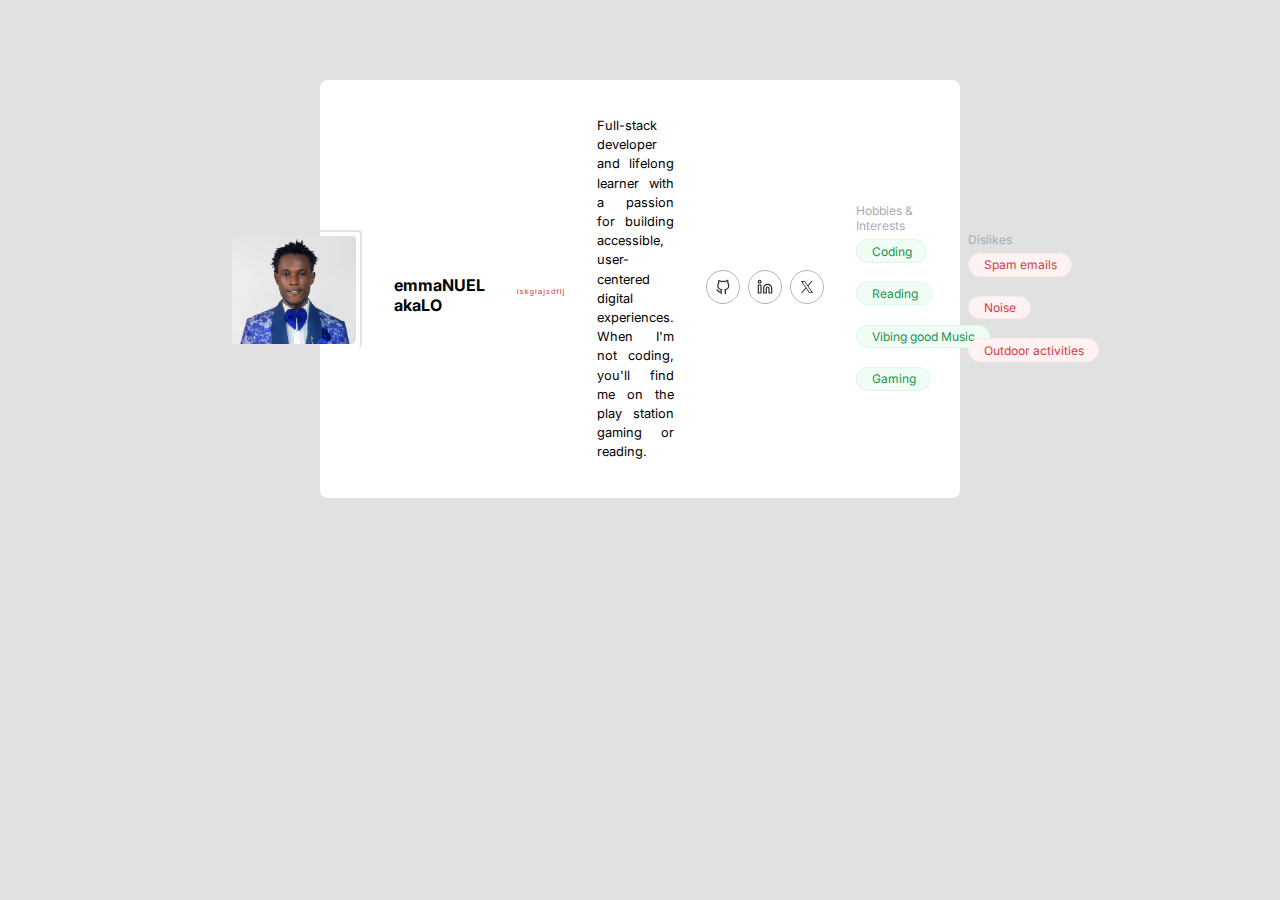
<file: profile-card-t0/index.html>
<!DOCTYPE html>
<html lang="en">
  <head>
    <meta charset="UTF-8" />
    <meta name="viewport" content="width=device-width, initial-scale=1.0" />
    <link rel="stylesheet" href="./style.css" />
    <link href="https://fonts.googleapis.com/css2?family=Inter:wght@400;500;600&display=swap" rel="stylesheet">

    <script src="./script.js" defer></script>
    <title>profile-card</title>
  </head>
  <body>
    <article data-testid="test-profile-card">
      <figure class="img-container">
        <img
          data-testid="test-user-avatar"
          src="./images/me-cropped.jpg"
          alt="nuelo headshot passport"
        />
      </figure>
      <h2 data-testid="test-user-name">emmaNUEL akaLO</h2>
      <p data-testid="test-user-time">lskglajsdflj</p>
      <p data-testid="test-user-bio">
        Full-stack developer and lifelong learner with a passion for building
        accessible, user-centered digital experiences. When I'm not coding,
        you'll find me on the play station gaming or reading.
      </p>
      

      <ul data-testid="test-user-social-links">
        <li>
          <a
            data-testid="test-user-social-github"
            href="https://github.com/NueloSE"
            target="_blank"
            >
            <img class="icons" src="./images/github.svg" alt="">
            </a
          >
        </li>
        <li>
          <a
            data-testid="test-user-social-linkedin"
            href="https://www.linkedin.com/in/emmanuel-akalo/"
            target="_blank"
            ><img class="icons" src="./images/linkedin.svg" alt=""></a
          >
        </li>
        <li>
          <a
            data-testid="test-user-social-twitter"
            href="https://x.com/isNuelo"
            target="_blank"
            ><img class="icons" src="./images/x.png" alt=""></a
          >
        </li>
      </ul>
      <section data-testid="test-user-hobbies">
        <p class="section-title">Hobbies & Interests</p>
        <ul>
            <li>Coding</li>
            <li>Reading</li>
            <li>Vibing good Music</li>
            <li>Gaming</li>
        </ul>
      </section>
      <section data-testid="test-user-dislikes">
        <p class="section-title">Dislikes</p>
        <ul>
          <li>Spam emails</li>
          <li>Noise</li>
          <li>Outdoor activities</li>
        </ul>
      </section>
    </article>
  </body>
</html>
</file>
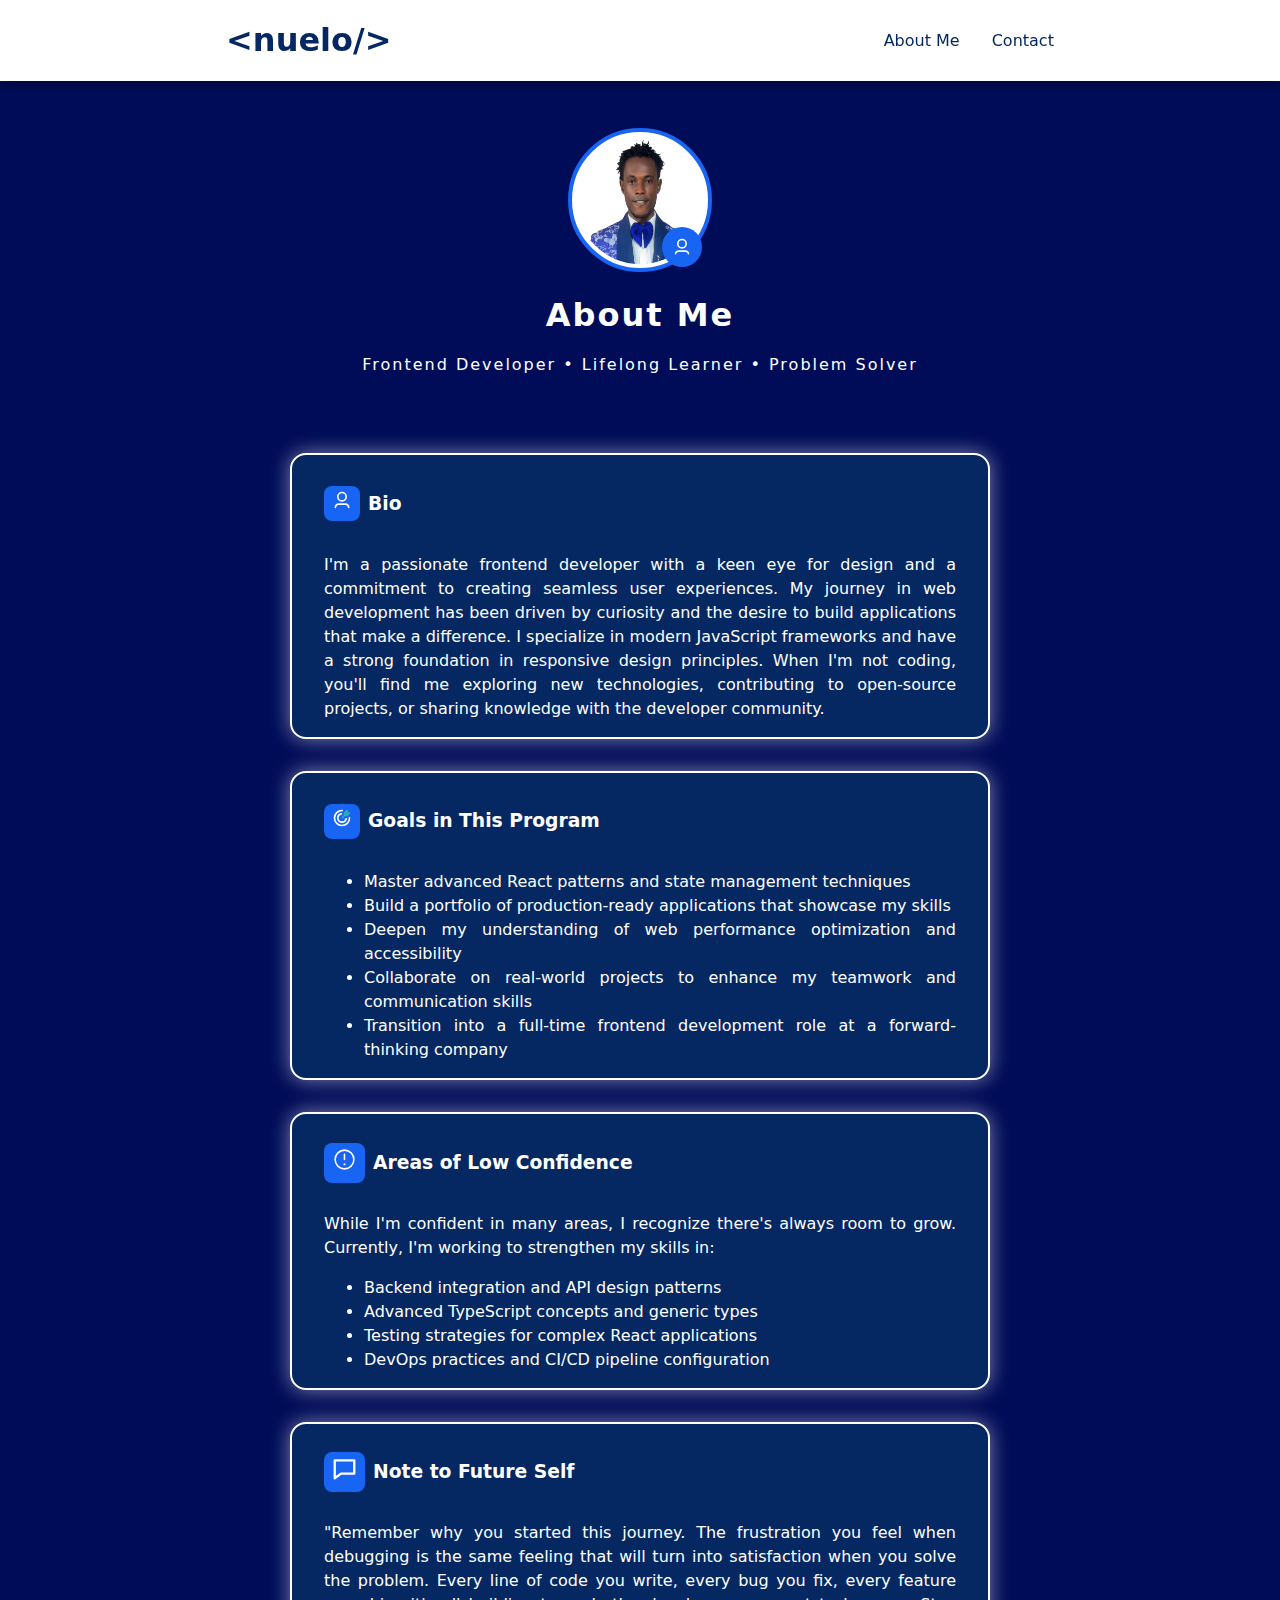
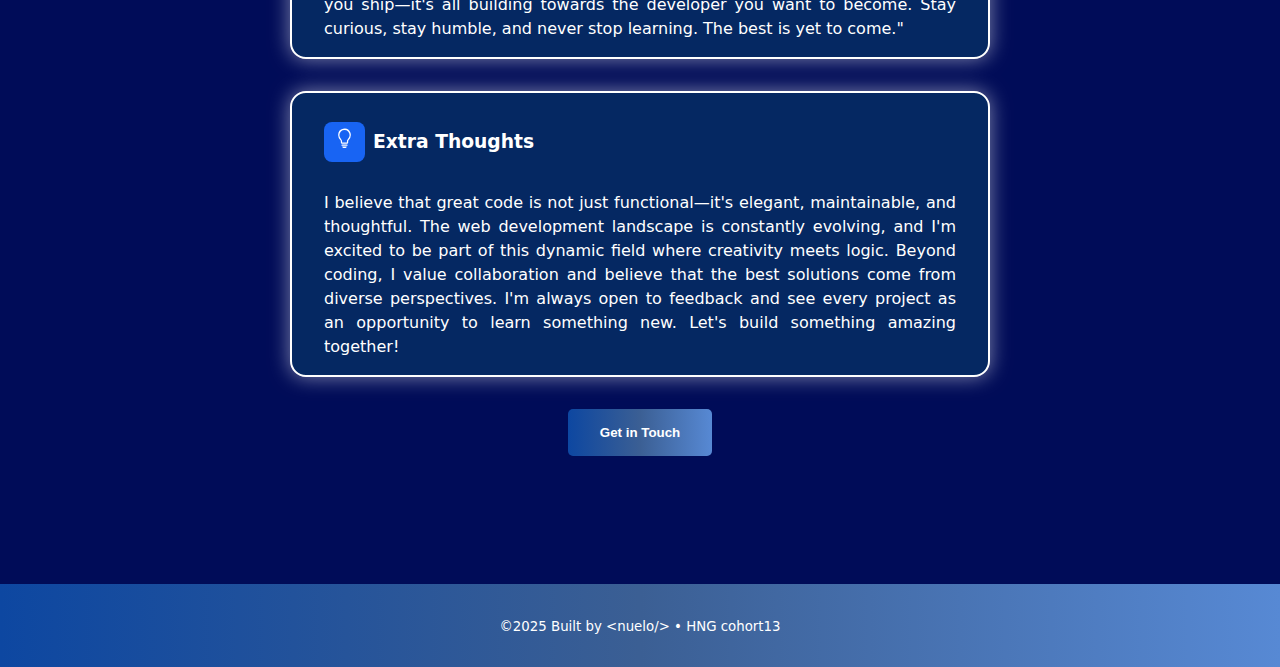
<file: profile-card-t0/about.html>
<!DOCTYPE html>
<html lang="en">
  <head>
    <meta charset="UTF-8" />
    <meta name="viewport" content="width=device-width, initial-scale=1.0" />
    <title>about-nuelo</title>
    <link rel="stylesheet" href="./style/index.css" />
    <link rel="stylesheet" href="./style/about.css" />
    <link
      rel="shortcut icon"
      href="./images/me-cropped.png"
      type="image/x-icon"
    />
  </head>
  <body>
    <header>
      <nav>
        <h1 class="logo"><a href="/">&lt;nuelo/&gt;</a></h1>
        <ul class="page-links">
          <li><a href="./about.html">About Me</a></li>
          <li><a href="./contact.html">Contact</a></li>
        </ul>
      </nav>
    </header>

    <main data-testid="test-about-page">
      <section class="hero">
        <div class="img-box">
          <img
            class="profile-img"
            src="./images/me-cropped.png"
            alt="headshot photo of the nuelo"
          />
          <svg
            class="user-icon"
            width="20px"
            height="20px"
            viewBox="0 0 24 24"
            fill="none"
            xmlns="http://www.w3.org/2000/svg"
          >
            <path
              d="M12 4a4 4 0 1 0 0 8 4 4 0 0 0 0-8zM6 8a6 6 0 1 1 12 0A6 6 0 0 1 6 8zm2 10a3 3 0 0 0-3 3 1 1 0 1 1-2 0 5 5 0 0 1 5-5h8a5 5 0 0 1 5 5 1 1 0 1 1-2 0 3 3 0 0 0-3-3H8z"
              fill="#fff"
            />
          </svg>
        </div>

          <h2 class="title">About Me</h2>
          <p>Frontend Developer • Lifelong Learner • Problem Solver</p>
      </section>

      <section class="card" data-testid="test-about-bio">
        <div class="section-title">
          <span>
            <svg
              class=""
              width="20px"
              height="20px"
              viewBox="0 0 24 24"
              fill="none"
              xmlns="http://www.w3.org/2000/svg"
            >
              <path
                d="M12 4a4 4 0 1 0 0 8 4 4 0 0 0 0-8zM6 8a6 6 0 1 1 12 0A6 6 0 0 1 6 8zm2 10a3 3 0 0 0-3 3 1 1 0 1 1-2 0 5 5 0 0 1 5-5h8a5 5 0 0 1 5 5 1 1 0 1 1-2 0 3 3 0 0 0-3-3H8z"
                fill="#fff"
              />
            </svg>
          </span>
          <h3>Bio</h3>
        </div>
        <p>
          I'm a passionate frontend developer with a keen eye for design and a
          commitment to creating seamless user experiences. My journey in web
          development has been driven by curiosity and the desire to build
          applications that make a difference. I specialize in modern JavaScript
          frameworks and have a strong foundation in responsive design
          principles. When I'm not coding, you'll find me exploring new
          technologies, contributing to open-source projects, or sharing
          knowledge with the developer community.
        </p>
      </section>
      <section class="card" data-testid="test-about-goals">
        <div class="section-title">
          <span>
            <svg
              fill="#000000"
              width="20px"
              height="20px"
              viewBox="0 0 24 24"
              id="goal"
              data-name="Flat Color"
              xmlns="http://www.w3.org/2000/svg"
              class="icon flat-color"
            >
              <path
                id="secondary"
                d="M21.92,5.62A1,1,0,0,0,21,5H19V3a1,1,0,0,0-.62-.92,1,1,0,0,0-1.09.21l-3,3A1,1,0,0,0,14,6V8.59l-2.21,2.2a1,1,0,0,0,0,1.42,1,1,0,0,0,1.42,0L15.41,10H18a1,1,0,0,0,.71-.29l3-3A1,1,0,0,0,21.92,5.62Z"
                style="fill: rgb(44, 169, 188)"
              ></path>
              <path
                id="primary"
                d="M12,22A10,10,0,0,1,12,2h.42a1,1,0,1,1-.18,2H12a8,8,0,1,0,8,8,1.93,1.93,0,0,0,0-.24,1,1,0,0,1,.91-1.09,1,1,0,0,1,1.09.91c0,.14,0,.28,0,.42A10,10,0,0,1,12,22Zm5.88-8.8a1,1,0,0,0-2-.4A4,4,0,1,1,11.2,8.08a1,1,0,1,0-.4-2,6,6,0,1,0,7.08,7.08Z"
                style="fill: #fff"
              ></path>
            </svg>
          </span>
          <h3>Goals in This Program</h3>
        </div>

        <ul class="goals">
          <li>
            Master advanced React patterns and state management techniques
          </li>
          <li>
            Build a portfolio of production-ready applications that showcase my
            skills
          </li>
          <li>
            Deepen my understanding of web performance optimization and
            accessibility
          </li>
          <li>
            Collaborate on real-world projects to enhance my teamwork and
            communication skills
          </li>
          <li>
            Transition into a full-time frontend development role at a
            forward-thinking company
          </li>
        </ul>
      </section>

      <section class="card" data-testid="test-about-confidence">
        <div class="section-title">
          <span>
            <svg
              fill="#000000"
              width="25px"
              height="25px"
              viewBox="0 0 24 24"
              id="caution-sign-circle"
              xmlns="http://www.w3.org/2000/svg"
              class="icon line"
            >
              <line
                id="primary-upstroke"
                x1="11.95"
                y1="16.5"
                x2="12.05"
                y2="16.5"
                style="
                  fill: none;
                  stroke: #fff;
                  stroke-linecap: round;
                  stroke-linejoin: round;
                  stroke-width: 1.95;
                "
              ></line>
              <path
                id="primary"
                d="M3,12a9,9,0,0,1,9-9h0a9,9,0,0,1,9,9h0a9,9,0,0,1-9,9h0a9,9,0,0,1-9-9Zm9,0V7"
                style="
                  fill: none;
                  stroke: #fff;
                  stroke-linecap: round;
                  stroke-linejoin: round;
                  stroke-width: 1.5;
                "
              ></path>
            </svg>
          </span>
          <h3>Areas of Low Confidence</h3>
        </div>
        <p>
          While I'm confident in many areas, I recognize there's always room to
          grow. Currently, I'm working to strengthen my skills in:
        </p>
        <ul class="confidence">
          <li>Backend integration and API design patterns</li>
          <li>Advanced TypeScript concepts and generic types</li>
          <li>Testing strategies for complex React applications</li>
          <li>DevOps practices and CI/CD pipeline configuration</li>
        </ul>
      </section>

      <section class="card" data-testid="test-about-future-note">
        <div class="section-title">
          <span>
            <svg
              width="25px"
              height="25px"
              viewBox="0 0 16 16"
              xmlns="http://www.w3.org/2000/svg"
              version="1.1"
              fill="none"
              stroke="#fff"
              stroke-linecap="round"
              stroke-linejoin="round"
              stroke-width="1.5"
            >
              <polygon
                points="1.75 14.25,1.75 2.75,14.25 2.75,14.25 11.25,5.75 11.25"
              />
            </svg>
          </span>
          <h3>Note to Future Self</h3>
        </div>
        <p>
          "Remember why you started this journey. The frustration you feel when
          debugging is the same feeling that will turn into satisfaction when
          you solve the problem. Every line of code you write, every bug you
          fix, every feature you ship—it's all building towards the developer
          you want to become. Stay curious, stay humble, and never stop
          learning. The best is yet to come."
        </p>
      </section>
      <section class="card" data-testid="test-about-extra">
        <div class="section-title">
          <span>
            <svg
              fill="#fff"
              width="25px"
              height="25px"
              viewBox="-4 0 19 19"
              xmlns="http://www.w3.org/2000/svg"
              class="cf-icon-svg"
            >
              <path
                d="M10.328 6.83a5.903 5.903 0 0 1-1.439 3.64 2.874 2.874 0 0 0-.584 1v1.037a.95.95 0 0 1-.95.95h-3.71a.95.95 0 0 1-.95-.95V11.47a2.876 2.876 0 0 0-.584-1A5.903 5.903 0 0 1 .67 6.83a4.83 4.83 0 0 1 9.28-1.878 4.796 4.796 0 0 1 .38 1.88zm-.95 0a3.878 3.878 0 0 0-7.756 0c0 2.363 2.023 3.409 2.023 4.64v1.037h3.71V11.47c0-1.231 2.023-2.277 2.023-4.64zM7.83 14.572a.475.475 0 0 1-.475.476h-3.71a.475.475 0 0 1 0-.95h3.71a.475.475 0 0 1 .475.474zm-.64 1.262a.238.238 0 0 1-.078.265 2.669 2.669 0 0 1-3.274 0 .237.237 0 0 1 .145-.425h2.983a.238.238 0 0 1 .225.16z"
              />
            </svg>
          </span>
          <h3>Extra Thoughts</h3>
        </div>
        <p>
          I believe that great code is not just functional—it's elegant,
          maintainable, and thoughtful. The web development landscape is
          constantly evolving, and I'm excited to be part of this dynamic field
          where creativity meets logic. Beyond coding, I value collaboration and
          believe that the best solutions come from diverse perspectives. I'm
          always open to feedback and see every project as an opportunity to
          learn something new. Let's build something amazing together!
        </p>
      </section>

      <button>
        <a href="./contact.html">Get in Touch</a>
      </button>
    </main>

    <footer>
      <small> &copy;2025 Built by &lt;nuelo/&gt; • HNG cohort13 </small>
    </footer>
  </body>
</html>
</file>
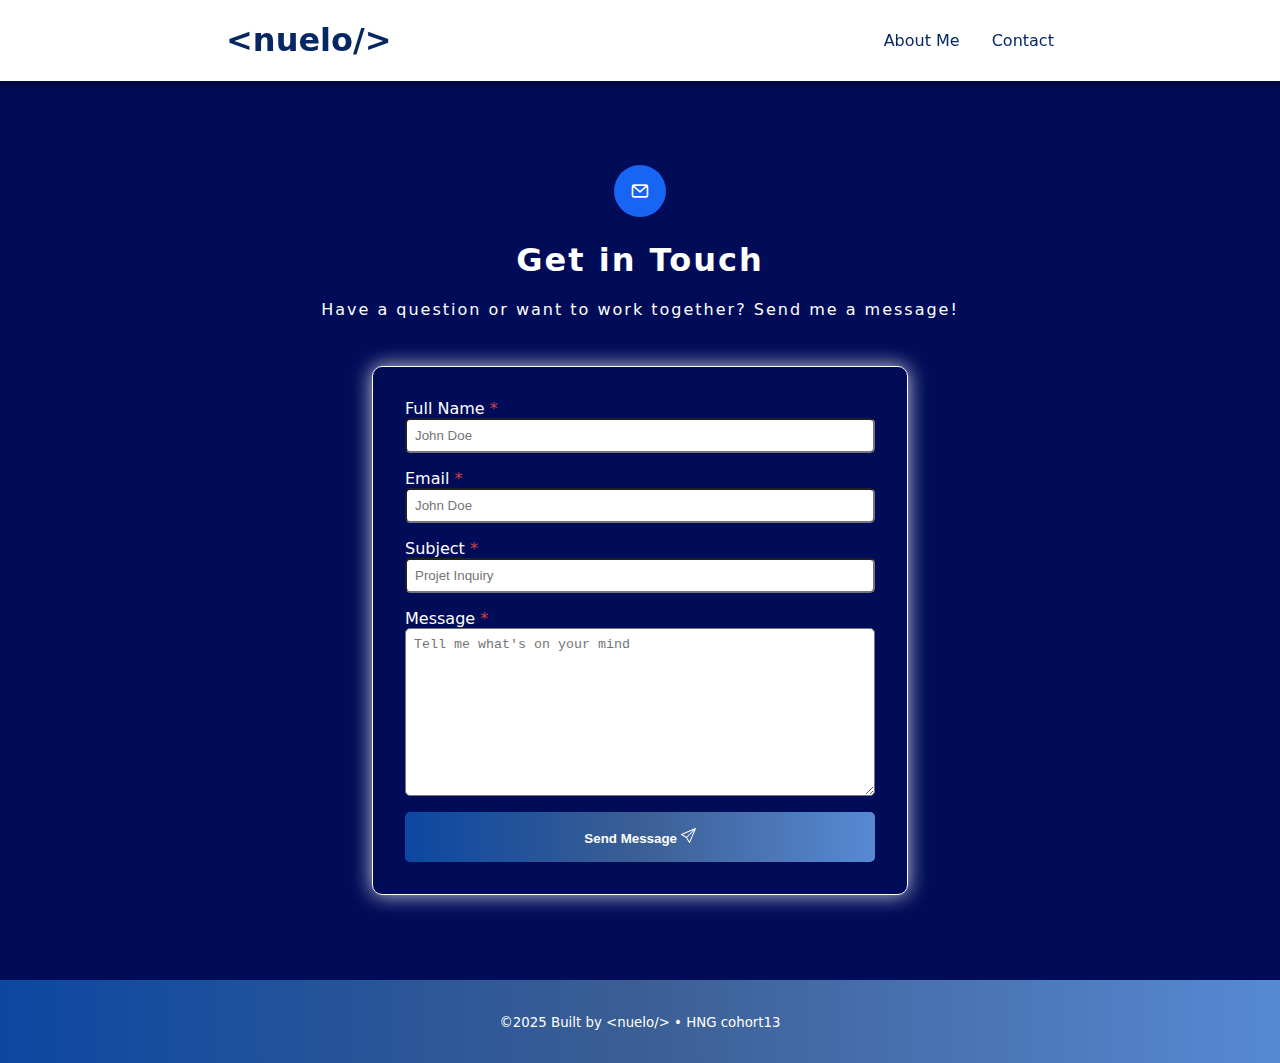
<file: profile-card-t0/contact.html>
<!DOCTYPE html>
<html lang="en">
  <head>
    <meta charset="UTF-8" />
    <meta name="viewport" content="width=device-width, initial-scale=1.0" />
    <title>contact-nuelo</title>
    <link rel="stylesheet" href="./style/index.css" />
    <link rel="stylesheet" href="./style/contact.css" />
    <link rel="stylesheet" href="./style/about.css" />
    <link
      rel="shortcut icon"
      href="./images/me-cropped.png"
      type="image/x-icon"
    /> 
    <script src="./script/contact.js" defer></script>
  </head>
  <body>
    <header>
      <nav>
        <h1 class="logo"><a href="/">&lt;nuelo/&gt;</a></h1>
        <ul class="page-links">
          <li><a href="./about.html">About Me</a></li>
          <li><a href="./contact.html">Contact</a></li>
        </ul>
      </nav>
    </header>

    <main data-testid="test-contact-page">
      <section class="hero">
        <svg
          class="email-icon"
          width="20px"
          height="20px"
          viewBox="0 0 24 24"
          fill="none"
          xmlns="http://www.w3.org/2000/svg"
        >
          <path
            d="M2 6a2 2 0 0 1 2-2h16a2 2 0 0 1 2 2v12a2 2 0 0 1-2 2H4a2 2 0 0 1-2-2V6zm3.519 0L12 11.671 18.481 6H5.52zM20 7.329l-7.341 6.424a1 1 0 0 1-1.318 0L4 7.329V18h16V7.329z"
            fill="#fff"
          />
        </svg>

        <h2 class="title">Get in Touch</h2>
        <p>Have a question or want to work together? Send me a message!</p>
      </section>
      <form id="contact-form">
        <div>
          <label for="full-name">Full Name <span>*</span></label>
          <input
            data-testid="test-contact-name"
            type="text"
            placeholder="John Doe"
            required
            minlength="2"
          />
          <span data-testid="test-contact-error-name"></span>
        </div>
        <div>
          <label for="email">Email <span>*</span></label>
          <input
            data-testid="test-contact-email"
            name="email"
            id="email"
            type="text"
            placeholder="John Doe"
            required
          />
          <span data-testid="test-contact-error-email"></span>
        </div>
        <div>
          <label for="subject">Subject <span>*</span></label>
          <input
            data-testid="test-contact-subject"
            id="subject"
            type="text"
            placeholder="Projet Inquiry"
          />
          <span data-testid="test-contact-error-subject"></span>
        </div>
        <div>
          <label for="message">Message <span>*</span></label>

          <textarea
            data-testid="test-contact-message"
            id="message"
            placeholder="Tell me what's on your mind"
            rows="10"
            cols=""
          ></textarea>
          <span data-testid="test-contact-error-message"></span>
        </div>

        <p data-testid="test-contact-success">successfully submitted</p>

        <button type="submit" data-testid="test-contact-submit">
          <span>Send Message</span>
          <svg
            width="15px"
            height="15px"
            viewBox="0 0 15 15"
            fill="none"
            xmlns="http://www.w3.org/2000/svg"
          >
            <path
              d="M14.5 0.5L14.9596 0.69696C15.0401 0.509038 14.9981 0.291016 14.8536 0.146447C14.709 0.00187701 14.491 -0.0401102 14.303 0.0404275L14.5 0.5ZM0.5 6.5L0.30304 6.04043C0.130457 6.11439 0.0138614 6.27881 0.00114754 6.46614C-0.0115663 6.65348 0.0817453 6.83214 0.242752 6.92875L0.5 6.5ZM8.5 14.5L8.07125 14.7572C8.16786 14.9183 8.34652 15.0116 8.53386 14.9989C8.72119 14.9861 8.88561 14.8695 8.95957 14.697L8.5 14.5ZM14.303 0.0404275L0.30304 6.04043L0.69696 6.95957L14.697 0.959573L14.303 0.0404275ZM0.242752 6.92875L5.24275 9.92875L5.75725 9.07125L0.757248 6.07125L0.242752 6.92875ZM5.07125 9.75725L8.07125 14.7572L8.92875 14.2428L5.92875 9.24275L5.07125 9.75725ZM8.95957 14.697L14.9596 0.69696L14.0404 0.30304L8.04043 14.303L8.95957 14.697ZM14.1464 0.146447L5.14645 9.14645L5.85355 9.85355L14.8536 0.853553L14.1464 0.146447Z"
              fill="#fff"
            />
          </svg>
        </button>
      </form>
    </main>

    <footer>
      <small> &copy;2025 Built by &lt;nuelo/&gt; • HNG cohort13 </small>
    </footer>
  </body>
</html>
</file>
<file: profile-card-t0/style.css>
* {
  border: 0;
  margin: 0;
  box-sizing: border-box;
}
body {
    background-color: #e1e1e1;
   font-family: 'Inter', system-ui, sans-serif;
}

[data-testid="test-profile-card"] {
    
    max-width: 25rem;
    margin: 5rem auto;
    display: flex;
    flex-direction: column;
    background-color: #ffffff;
    border-radius: .5rem;
    padding: 1.25rem;

}

.img-container {
    width: fit-content;
    margin: 0 auto;
    border-right: 2px solid #e2e2e2;
    border-top: 2px solid #e2e2e2;
    border-radius: .25rem;
    
}
[data-testid="test-user-avatar"]{
    width: 8rem;
    border-radius: .5rem;
    border-bottom-left-radius: 0;
    padding: 0.25rem 0.25rem 0 0;
    
}

[data-testid="test-user-name"]{
    font-size: 1rem;
    margin-top: .75rem ;
}

[data-testid="test-user-time"] {
    font-family: 'Orbitron', sans-serif;
    letter-spacing: 1px;
    font-size: .5rem;
    color: #d03e42;
    padding-top: 5px;

}

.time{
    display: flex;
    gap: 5px;
    border: 1px solid;
    border-radius: 2px;
    padding-inline: 5px;
    width: fit-content;
}

.time span{
    font-size: .65rem;
    margin-top: 3px;
}

[data-testid="test-user-bio"] {
    font-size: .8rem;
    text-align: justify;
    line-height: 1.2rem;
    padding: 1rem 0;
}

[data-testid="test-user-social-links"]{
    display: flex;
    gap: .5rem;
    justify-content: start;
    padding: .5rem 0;
    
}
 li {
    list-style: none;
}

a {
    text-decoration: none;
    border: 1.5px solid #b6b5b5;
    border-radius: 100%;
    padding: .5rem .5rem .25rem .5rem;
    
}
a:hover {
    background-color: #b6b5b5;
}

a:focus {
  outline: 3px solid #63b3ed;  
  outline-offset: 2px;         
  border-radius: 4px;
  background-color: #ebf8ff;   
  
}

.icons {
    width: 1rem;
    
}

.section-title {
    font-size: .75rem;
    color: #a8adb6;
    margin-block: 1rem .4rem;
}

[data-testid="test-user-hobbies"] ul, [data-testid="test-user-dislikes"] ul {
    display: grid;
    grid-template-columns: repeat(auto-fit, minmax(80px, auto));
    padding: 0;
    gap: 1.2rem;
    font-size: .75rem;
}

[data-testid="test-user-hobbies"] li, [data-testid="test-user-dislikes"] li {
    
    border-radius: 2rem;
    padding: .2rem 0.9rem;
    white-space: nowrap;
    width: fit-content;
}

[data-testid="test-user-hobbies"] li{
    border: 1.5px solid #dbfbe6;
    color: #239351;
    background-color: #f0fdf4;
}

[data-testid="test-user-dislikes"] li{
    border: 1.5px solid #fee9e9;
    color: #d03e42;
    background-color: #fef2f2;
}

@media (min-width: 601px) {
    [data-testid="test-profile-card"]  {
        flex-direction: row;
        justify-content: center;
        align-items: center;
        gap: 2rem;
        max-width: 40rem
    }

    .name-time {
        display: flex;
        justify-content: space-between;
        align-items: center;
    }
    
}
</file>
<file: profile-card-t0/style/index.css>
:root {
    
  --light-accent: #1864f3;  
  --color-accent: #000c58;     
  --color-bg: #f3f8ff;          
  --color-text: #052862;        
  --color-white: #FFFFFF;
  --color-negative: #d03e42;
}

body {
  border: 0;
  margin: 0;
  box-sizing: border-box;
  background-color: #000c58;
  font-family: "Inter", system-ui, sans-serif;
}

@layer header {
  nav {
    display: flex;
    justify-content: space-around;
    align-items: center;
    width: 100%;
    background-color: #ffffff;
    position: fixed;
    box-shadow: 0 5px 5px rgba(0, 0, 0, 0.3);
    z-index: 2;
  }
  .logo a {
    color: var(--color-text)
  }
  .page-links {
    display: flex;
    gap: 2rem;
  }

  .page-links a {
    color: var(--color-text)
  }
}

@layer main {
  main {
    min-height: calc(100vh);
    display: flex;
    flex-direction: column;
    align-items: center;
    justify-content: center;
    color: var(--color-text);
  }

  [data-testid="test-profile-card"] {
    max-width: 25rem;
    margin: 5rem auto;
    display: flex;
    flex-direction: column;
    background: #e4ebf5;
background: linear-gradient(90deg, rgba(228, 235, 245, 1) 0%, rgba(212, 227, 255, 1) 50%, rgba(209, 215, 224, 1) 100%);
    border-radius: 0.5rem;
    padding: 1.25rem;
  }

  .img-container {
    width: fit-content;
    margin: 0 auto;
    border-right: 2px solid var(--color-accent);
    border-top: 2px solid var(--color-accent);
    border-radius: 0.25rem;
  }
  [data-testid="test-user-avatar"] {
    width: 8rem;
    border-radius: 0.5rem;
    border-bottom-left-radius: 0;
    padding: 0.25rem 0.25rem 0 0;
  }

  [data-testid="test-user-name"] {
    font-size: 1rem;
    margin-top: 0.75rem;
  }

  [data-testid="test-user-time"] {
    font-family: "Orbitron", sans-serif;
    letter-spacing: 1px;
    font-size: 0.5rem;
    color: var(--light-accent);
    padding-top: 5px;
  }

  .time {
    display: flex;
    align-items: center;
    gap: 5px;
    border: 1.5px solid var(--color-accent);
    border-radius: 2px;
    padding-inline: 5px;
    width: fit-content;
  }

  .time span {
    font-size: 0.65rem;
    margin-top: 4px;
  }

  [data-testid="test-user-bio"] {
    font-size: 0.8rem;
    text-align: justify;
    line-height: 1.2rem;
  }

  [data-testid="test-user-social-links"] {
    display: flex;
    gap: 0.5rem;
    justify-content: start;
    padding: 0.5rem 0;
  }

  .socials {
    border: 1.5px solid var(--color-accent);
    border-radius: 100%;
    padding: 0.5rem 0.5rem 0.25rem 0.5rem;
  }
  .socials:hover {
    background-color: var(--color-accent);
    fill: white;
  }

  .socials:focus {
    outline: 3px solid #63b3ed;
    outline-offset: 2px;
    border-radius: 4px;
    background-color: #ebf8ff;
  }

  .icon:hover {
    stroke: white;
  }

  .section-title {
    font-size: 0.75rem;
    /* color: #a8adb6; */
    font-weight: bolder;
    margin-block: 1rem 0.4rem;
  }

  [data-testid="test-user-hobbies"] ul,
  [data-testid="test-user-dislikes"] ul {
    display: grid;
    grid-template-columns: repeat(auto-fit, minmax(80px, auto));
    padding: 0;
    gap: 1.2rem;
    font-size: 0.75rem;
  }

  [data-testid="test-user-hobbies"] li,
  [data-testid="test-user-dislikes"] li {
    border-radius: 2rem;
    padding: 0.2rem 0.9rem;
    white-space: nowrap;
    width: fit-content;
  }

  [data-testid="test-user-hobbies"] li {
    border: 1.5px solid var(--light-accent);
    color: var(--light-accent);
    background-color: var(--color-bg);
  }

  [data-testid="test-user-dislikes"] li {
    border: 1.5px solid var(--color-negative);
    color: var(--color-negative);
    background-color: #fef2f2;
  }
}

@layer base {
  li {
    list-style: none;
  }
  a {
    text-decoration: none;
  }
}
@layer footer {
  footer {
    background: #0d47a1;
    background: linear-gradient(
      90deg,
      rgba(13, 71, 161, 1) 0%,
      rgba(59, 95, 148, 1) 50%,
      rgba(87, 137, 212, 1) 100%
    );

    padding: 2rem 0;
    text-align: center;
    color: white;
  }
}
@layer responsiveness {
  @media (min-width: 601px) {
    [data-testid="test-profile-card"] {
      flex-direction: row;
      justify-content: center;
      align-items: center;
      gap: 2rem;
      max-width: 40rem;
    }

    .name-time {
      display: flex;
      justify-content: space-between;
      align-items: center;
    }
  }
}
</file>
<file: profile-card-t0/style/about.css>
:root {
  --light-accent: #1864f3;
  --color-accent: #43639f;
  --color-bg: #f3f8ff;
  --color-text: #052862;
  --color-white: #ffffff;
  --color-negative: #d03e42;
}

[data-testid="test-about-page"] {
  max-width: 700px;
  margin: 0 auto;
  padding: 8rem 1.3rem;
  background-color: #000c58;
  color: white;
  z-index: -1;
  display: flex;
  gap: 2rem;
}

.hero {
  text-align: center;
  letter-spacing: 2px;
  line-height: 0.1;
  margin-bottom: 2rem;
  
}

.hero p, .hero h2{
    line-height: 1;
}

.title {
  font-weight: 800;
  font-size: 2rem;
}

.img-box {
  position: relative;
  width: fit-content;
  margin: auto;
  z-index: 1;
}

.user-icon {
  background-color: var(--light-accent);
  position: absolute;
  bottom: 5px;
  right: 10px;
  border-radius: 100%;
  padding: 10px;
}

.profile-img {
  width: 8rem;
  height: 8rem;
  border-radius: 50%;
  border: 4px solid var(--light-accent);
  padding: 4px;
  background-color: white;
}

.section-title {
  display: flex;
  align-items: center;
  gap: 0.5rem;
  font-size: 1rem;
}
.section-title span {
  background-color: var(--light-accent);
  padding: 0.25rem 0.5rem;
  border-radius: 0.5rem;
}
.card {
  text-align: justify;
  line-height: 1.5;
  border: 2px solid;
  padding: 0 2rem;
  border-radius: 1rem;
  background-color: #052862;
  box-shadow: 0 0  20px  rgba(255, 255, 255, 0.5);
}

.card:hover{
    transform: scale(1.1);
}

.goals li,
.confidence li {
  list-style: disc;
}

button {
  /* background: #0d47a1; */
  background: linear-gradient(
    90deg,
    rgba(13, 71, 161, 1) 0%,
    rgba(59, 95, 148, 1) 50%,
    rgba(87, 137, 212, 1) 100%
  );
  border: none;
  font-weight: bolder;
  padding: 1rem 2rem;
  border-radius: 5px;
  cursor: pointer;
}

button:hover {
  transform: scale(1.1);
}

button a {
  color: white;
}
</file>
<file: profile-card-t0/style/contact.css>
:root {
  --light-accent: #1864f3;
  --color-accent: #43639f;
  --color-bg: #f3f8ff;
  --color-text: #052862;
  --color-white: #ffffff;
  --color-negative: #d03e42;
}

[data-testid="test-contact-page"] {
  color: var(--color-white);
  padding-top: 5rem;
}

.email-icon {
  background-color: var(--light-accent);
  padding: 1rem;
  border-radius: 50%;
}

#contact-form {
  border: #ffffff solid 1px;
  padding: 2rem;
  border-radius: 10px;
  box-shadow: 0 0 20px rgba(255,255,255,0.8);

}

#contact-form div {
  display: flex;
  flex-direction: column;
  max-width: 500px;
}

input {
  border-radius: 5px;
  padding: 0.5rem;
}
textarea {
  padding: 0.5rem;
  border-radius: 5px;
}

label span {
  color: var(--color-negative);
}

[data-testid="test-contact-submit"] {
  width: 100%;
  color: white;
}

[data-testid="test-contact-success"] {
  color: chartreuse;
  border: 1px solid chartreuse;
  width: fit-content;
  margin: 4px auto;
  padding: 2px 8px;
  border-radius: 20px;
  background-color: rgb(52, 56, 48);
  display: none;
}

[data-testid="test-contact-error-name"],
[data-testid="test-contact-error-email"],
[data-testid="test-contact-error-subject"],
[data-testid="test-contact-error-message"] {
  color: var(--color-negative);
  font-size: 12px;
  margin-bottom: 1rem;
}

@media (min-width: 601px) {
  input {
    width: 450px;
  }
}
</file>
